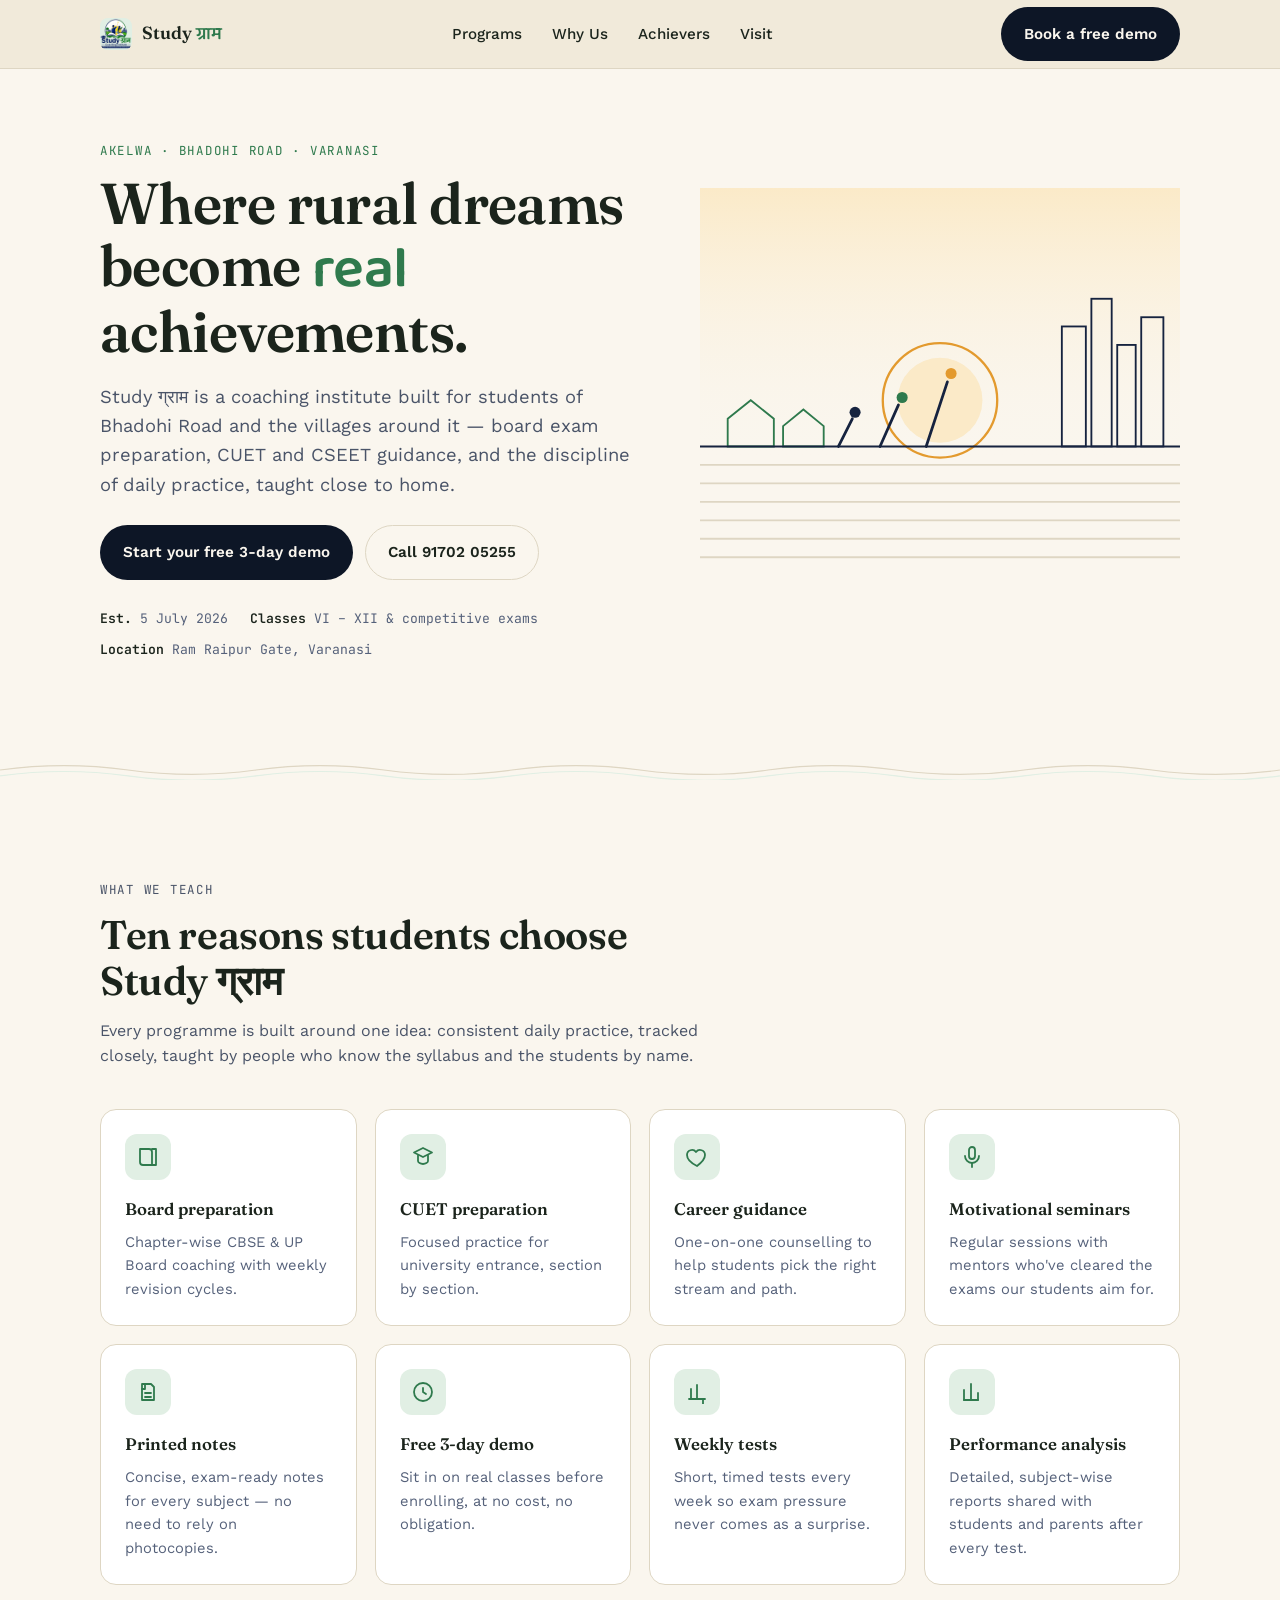
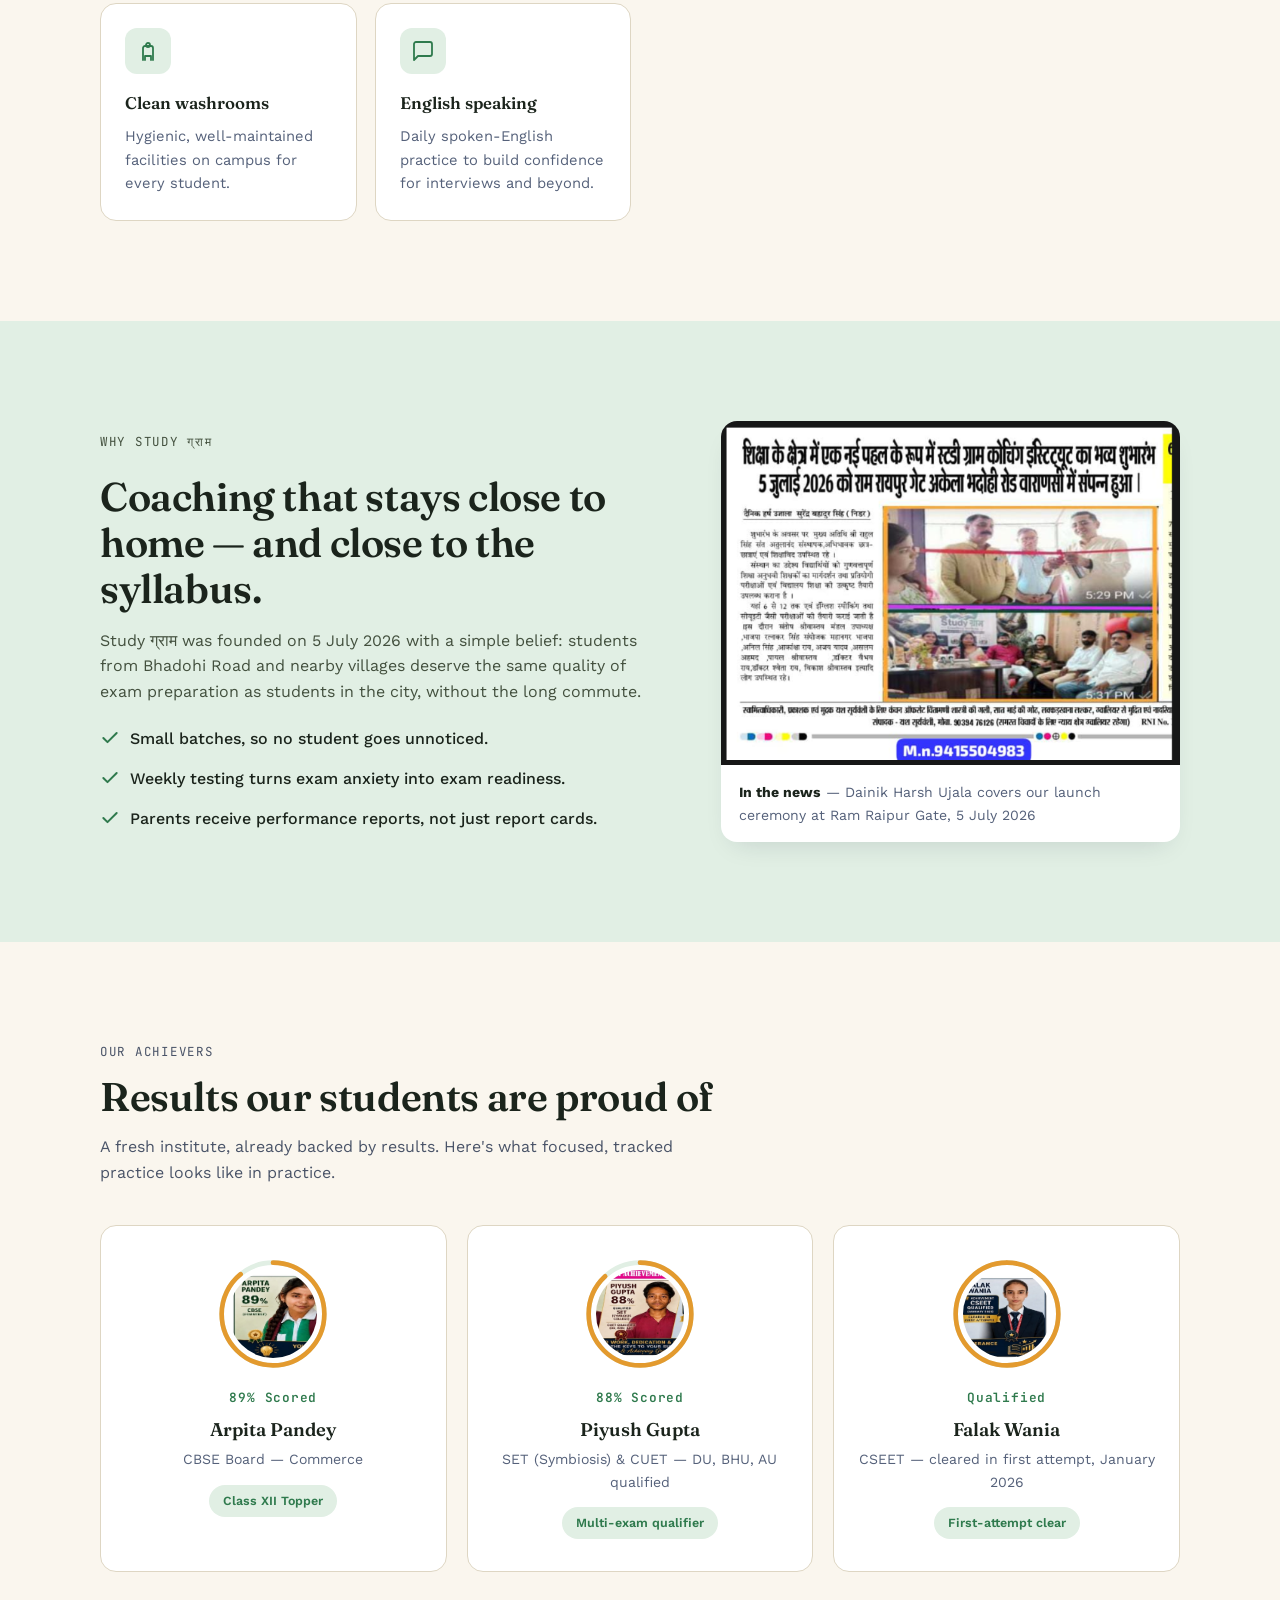
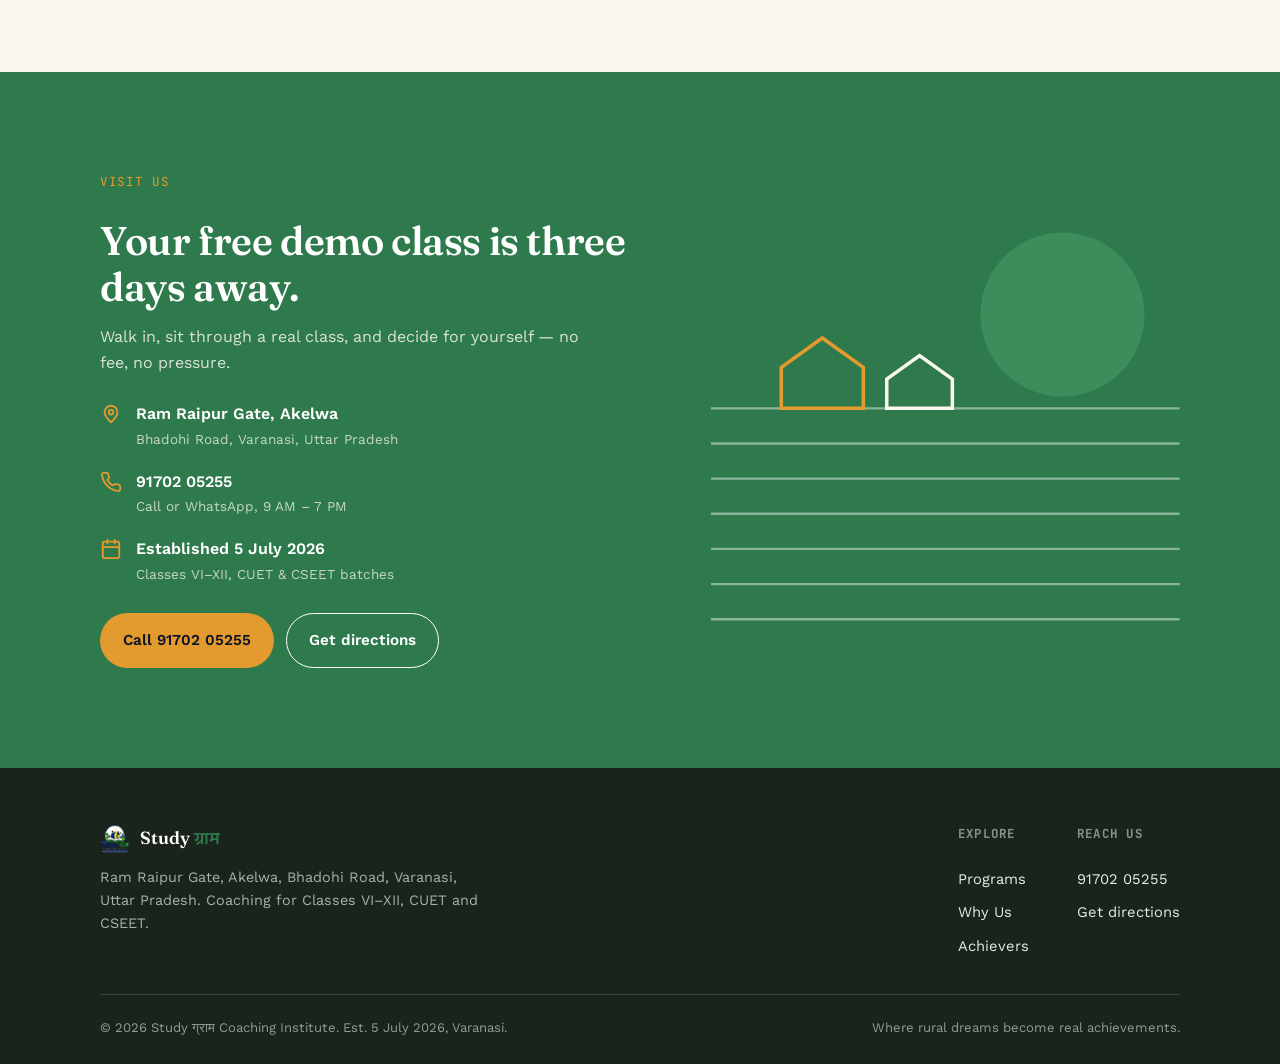
<file: index.html>
<!DOCTYPE html>
<html lang="en-IN">
<head>
<meta charset="UTF-8">
<meta name="viewport" content="width=device-width, initial-scale=1">
<meta name="theme-color" content="#2F7A4D">
<title>Study ग्राम Coaching Institute — Varanasi</title>
<link rel="icon" type="image/png" href="favicon.png">
<meta name="title" content="Study ग्राम Coaching Institute — Bhadohi Road, Varanasi">
<meta name="description" content="Study ग्राम Coaching Institute — board exam, CUET and CSEET preparation in Akelwa, Bhadohi Road, Varanasi. Where rural dreams become real achievements.">

<meta property="og:type" content="website">
<meta property="og:url" content="https://institute-studygram.github.io/landing/">
<meta property="og:title" content="Study ग्राम Coaching Institute — Bhadohi Road, Varanasi">
<meta property="og:description" content="Study ग्राम Coaching Institute — board exam, CUET and CSEET preparation in Akelwa, Bhadohi Road, Varanasi. Where rural dreams become real achievements.">
<meta property="og:image" content="https://institute-studygram.github.io/landing/og-banner.png"> 

<meta property="twitter:card" content="summary_large_image">
<meta property="twitter:url" content="https://institute-studygram.github.io/landing/">
<meta property="twitter:title" content="Study ग्राम Coaching Institute — Bhadohi Road, Varanasi">
<meta property="twitter:description" content="Study ग्राम Coaching Institute — board exam, CUET and CSEET preparation in Akelwa, Bhadohi Road, Varanasi. Where rural dreams become real achievements.">
<meta property="twitter:image" content="https://institute-studygram.github.io/landing/og-banner.png">
<link rel="preconnect" href="https://fonts.googleapis.com">
<link href="https://fonts.googleapis.com/css2?family=Fraunces:opsz,wght@9..144,400..900&family=Baloo+2:wght@600;700&family=Work+Sans:wght@400;500;600;700&family=JetBrains+Mono:wght@500&display=swap" rel="stylesheet">

<link rel="canonical" href="https://institute-studygram.github.io/landing/">

<script type="application/ld+json">
{
  "@context":"https://schema.org",
  "@type":"EducationalOrganization",
  "name":"Study ग्राम Coaching Institute",
  "url":"https://institute-studygram.github.io/landing/",
  "telephone":"+919170205255",
  "address":{
      "@type":"PostalAddress",
      "addressLocality":"Varanasi",
      "addressRegion":"Uttar Pradesh",
      "addressCountry":"IN"
  }
}
</script>
  
<link rel="stylesheet" href="styles.css">
</head>
<body>

<a class="skip-link" href="#top">Skip to content</a>

<header class="nav" id="siteNav">
  <div class="nav-inner">
    <a class="brand" href="#top">
      <img src="favicon.png" alt="Study ग्राम emblem">
      <span class="brand-name">Study <span class="hindi">ग्राम</span></span>
    </a>

    <nav class="links" id="primaryNav">
      <a href="#programs">Programs</a>
      <a href="#why">Why Us</a>
      <a href="#achievers">Achievers</a>
      <a href="#visit">Visit</a>
      <a class="btn btn-primary nav-cta-mobile" href="#visit">Book a free demo</a>
    </nav>

    <div class="nav-cta">
      <a class="btn btn-primary" href="#visit">Book a free demo</a>
    </div>

    <button class="nav-toggle" id="navToggle" aria-expanded="false" aria-controls="primaryNav" aria-label="Open menu">
      <span></span><span></span><span></span>
    </button>
  </div>
</header>

<div class="nav-backdrop" id="navBackdrop"></div>

<main id="top">

  <!-- HERO -->
  <section class="hero">
    <div class="wrap hero-inner">
      <div>
        <p class="eyebrow">Akelwa · Bhadohi Road · Varanasi</p>
        <h1>Where rural dreams<br>become <span class="hindi">real</span> achievements.</h1>
        <p class="lead">Study ग्राम is a coaching institute built for students of Bhadohi Road and the villages around it — board exam preparation, CUET and CSEET guidance, and the discipline of daily practice, taught close to home.</p>
        <div class="hero-ctas">
          <a class="btn btn-primary" href="#visit">Start your free 3-day demo</a>
          <a class="btn btn-ghost" href="tel:+919170205255">Call 91702 05255</a>
        </div>
        <div class="hero-meta">
          <span><strong>Est.</strong> 5 July 2026</span>
          <span><strong>Classes</strong> VI – XII &amp; competitive exams</span>
          <span><strong>Location</strong> Ram Raipur Gate, Varanasi</span>
        </div>
      </div>
      <div class="hero-art reveal">
        <svg viewBox="0 0 520 460" xmlns="http://www.w3.org/2000/svg" aria-hidden="true">
          <defs>
            <linearGradient id="skyfade" x1="0" y1="0" x2="0" y2="1">
              <stop offset="0" stop-color="#FBEAC8"/>
              <stop offset="1" stop-color="#FAF6EE" stop-opacity="0"/>
            </linearGradient>
          </defs>
          <rect x="0" y="0" width="520" height="300" fill="url(#skyfade)"/>
          <!-- sun -->
          <g id="sunGroup">
            <circle cx="260" cy="230" r="62" fill="none" stroke="#E39A2E" stroke-width="2.5"/>
            <circle cx="260" cy="230" r="46" fill="#FBEAC8"/>
          </g>
          <!-- skyline right -->
          <g fill="none" stroke="#16233F" stroke-width="2">
            <rect x="392" y="150" width="26" height="130"/>
            <rect x="424" y="120" width="22" height="160"/>
            <rect x="452" y="170" width="20" height="110"/>
            <rect x="478" y="140" width="24" height="140"/>
          </g>
          <!-- village huts left -->
          <g fill="none" stroke="#2F7A4D" stroke-width="2">
            <path d="M30 280 L30 250 L55 230 L80 250 L80 280 Z"/>
            <path d="M90 280 L90 258 L112 240 L134 258 L134 280 Z"/>
          </g>
          <!-- ground line -->
          <line x1="0" y1="280" x2="520" y2="280" stroke="#16233F" stroke-width="2"/>
          <!-- furrows -->
          <g stroke="#DED6C3" stroke-width="2">
            <line x1="0" y1="300" x2="520" y2="300"/>
            <line x1="0" y1="320" x2="520" y2="320"/>
            <line x1="0" y1="340" x2="520" y2="340"/>
            <line x1="0" y1="360" x2="520" y2="360"/>
            <line x1="0" y1="380" x2="520" y2="380"/>
            <line x1="0" y1="400" x2="520" y2="400"/>
          </g>
          <!-- climbing figures toward sun -->
          <g stroke="#16233F" stroke-width="3" fill="none" stroke-linecap="round">
            <path d="M150 280 L165 250"/>
            <circle cx="168" cy="243" r="6" fill="#16233F" stroke="none"/>
            <path d="M195 280 L215 235"/>
            <circle cx="219" cy="227" r="6" fill="#2F7A4D" stroke="none"/>
            <path d="M245 280 L268 210"/>
            <circle cx="272" cy="201" r="6" fill="#E39A2E" stroke="none"/>
          </g>
        </svg>
      </div>
    </div>
  </section>

  <div class="furrow">
    <svg viewBox="0 0 1200 34" preserveAspectRatio="none" aria-hidden="true">
      <path d="M0 17 Q 60 2, 120 17 T 240 17 T 360 17 T 480 17 T 600 17 T 720 17 T 840 17 T 960 17 T 1080 17 T 1200 17" fill="none" stroke="#DED6C3" stroke-width="2"/>
      <path d="M0 27 Q 60 12, 120 27 T 240 27 T 360 27 T 480 27 T 600 27 T 720 27 T 840 27 T 960 27 T 1080 27 T 1200 27" fill="none" stroke="#E1EFE4" stroke-width="2"/>
    </svg>
  </div>

  <!-- PROGRAMS -->
  <section class="programs" id="programs">
    <div class="wrap">
      <div class="section-head reveal">
        <p class="eyebrow">What we teach</p>
        <h2>Ten reasons students choose Study ग्राम</h2>
        <p>Every programme is built around one idea: consistent daily practice, tracked closely, taught by people who know the syllabus and the students by name.</p>
      </div>
      <div class="grid-10">

        <div class="feat-card reveal">
          <div class="feat-icon"><svg viewBox="0 0 24 24"><path d="M4 4h9a3 3 0 0 1 3 3v13H7a3 3 0 0 1-3-3V4z"/><path d="M16 4h4v16h-4"/></svg></div>
          <h3>Board preparation</h3>
          <p>Chapter-wise CBSE &amp; UP Board coaching with weekly revision cycles.</p>
        </div>

        <div class="feat-card reveal">
          <div class="feat-icon"><svg viewBox="0 0 24 24"><path d="M12 3l9 4.5-9 4.5-9-4.5L12 3z"/><path d="M7 10.5V16c0 1.5 2.5 3 5 3s5-1.5 5-3v-5.5"/></svg></div>
          <h3>CUET preparation</h3>
          <p>Focused practice for university entrance, section by section.</p>
        </div>

        <div class="feat-card reveal">
          <div class="feat-icon"><svg viewBox="0 0 24 24"><path d="M12 21c4-3 8-6.5 8-11a5 5 0 0 0-9-3 5 5 0 0 0-9 3c0 4.5 4 8 10 11z" stroke-linejoin="round"/></svg></div>
          <h3>Career guidance</h3>
          <p>One-on-one counselling to help students pick the right stream and path.</p>
        </div>

        <div class="feat-card reveal">
          <div class="feat-icon"><svg viewBox="0 0 24 24"><path d="M12 2a3 3 0 0 1 3 3v6a3 3 0 1 1-6 0V5a3 3 0 0 1 3-3z"/><path d="M19 11a7 7 0 0 1-14 0"/><path d="M12 18v4"/></svg></div>
          <h3>Motivational seminars</h3>
          <p>Regular sessions with mentors who've cleared the exams our students aim for.</p>
        </div>

        <div class="feat-card reveal">
          <div class="feat-icon"><svg viewBox="0 0 24 24"><path d="M6 4h9l3 3v13H6z"/><path d="M9 4v5H6"/><path d="M9 13h6M9 17h6"/></svg></div>
          <h3>Printed notes</h3>
          <p>Concise, exam-ready notes for every subject — no need to rely on photocopies.</p>
        </div>

        <div class="feat-card reveal">
          <div class="feat-icon"><svg viewBox="0 0 24 24"><path d="M12 8v4l3 2"/><circle cx="12" cy="12" r="9"/></svg></div>
          <h3>Free 3-day demo</h3>
          <p>Sit in on real classes before enrolling, at no cost, no obligation.</p>
        </div>

        <div class="feat-card reveal">
          <div class="feat-icon"><svg viewBox="0 0 24 24"><path d="M4 19h16"/><path d="M6 19V9M12 19V5M18 19v7"/></svg></div>
          <h3>Weekly tests</h3>
          <p>Short, timed tests every week so exam pressure never comes as a surprise.</p>
        </div>

        <div class="feat-card reveal">
          <div class="feat-icon"><svg viewBox="0 0 24 24"><path d="M4 20V10M11 20V4M18 20v-7"/><path d="M4 20h14"/></svg></div>
          <h3>Performance analysis</h3>
          <p>Detailed, subject-wise reports shared with students and parents after every test.</p>
        </div>

        <div class="feat-card reveal">
          <div class="feat-icon"><svg viewBox="0 0 24 24"><path d="M7 21V9a2 2 0 0 1 2-2h6a2 2 0 0 1 2 2v12"/><path d="M9 21v-4h6v4"/><circle cx="12" cy="6" r="2"/></svg></div>
          <h3>Clean washrooms</h3>
          <p>Hygienic, well-maintained facilities on campus for every student.</p>
        </div>

        <div class="feat-card reveal">
          <div class="feat-icon"><svg viewBox="0 0 24 24"><path d="M21 15a2 2 0 0 1-2 2H7l-4 4V5a2 2 0 0 1 2-2h14a2 2 0 0 1 2 2z"/></svg></div>
          <h3>English speaking</h3>
          <p>Daily spoken-English practice to build confidence for interviews and beyond.</p>
        </div>

      </div>
    </div>
  </section>

  <!-- WHY / PRESS -->
  <section class="why" id="why">
    <div class="wrap why-inner">
      <div class="why-copy reveal">
        <p class="eyebrow">Why Study ग्राम</p>
        <h2>Coaching that stays close to home — and close to the syllabus.</h2>
        <p>Study ग्राम was founded on 5 July 2026 with a simple belief: students from Bhadohi Road and nearby villages deserve the same quality of exam preparation as students in the city, without the long commute.</p>
        <ul class="why-list">
          <li><svg viewBox="0 0 24 24"><path d="M20 6L9 17l-5-5"/></svg> Small batches, so no student goes unnoticed.</li>
          <li><svg viewBox="0 0 24 24"><path d="M20 6L9 17l-5-5"/></svg> Weekly testing turns exam anxiety into exam readiness.</li>
          <li><svg viewBox="0 0 24 24"><path d="M20 6L9 17l-5-5"/></svg> Parents receive performance reports, not just report cards.</li>
        </ul>
      </div>
      <div class="press-card reveal">
        <img src="press-clipping.png" alt="Newspaper coverage of Study ग्राम's launch, Dainik Harsh Ujala, 5 July 2026">
        <div class="cap"><b>In the news</b> — Dainik Harsh Ujala covers our launch ceremony at Ram Raipur Gate, 5 July 2026</div>
      </div>
    </div>
  </section>

  <!-- ACHIEVERS -->
  <section class="achievers" id="achievers">
    <div class="wrap">
      <div class="section-head reveal">
        <p class="eyebrow">Our achievers</p>
        <h2>Results our students are proud of</h2>
        <p>A fresh institute, already backed by results. Here's what focused, tracked practice looks like in practice.</p>
      </div>
      <div class="ach-grid">

        <div class="ach-card reveal">
          <div class="ach-photo-wrap">
            <svg viewBox="0 0 144 144"><circle class="track" cx="72" cy="72" r="66" fill="none" stroke-width="6"/><circle class="val" cx="72" cy="72" r="66" fill="none" stroke-width="6" stroke-dasharray="414.7" stroke-dashoffset="45.6"/></svg>
            <img class="ach-photo" src="arpita.jpg" alt="Arpita Pandey">
          </div>
          <div class="ach-score">89% Scored</div>
          <h3>Arpita Pandey</h3>
          <p class="ach-exam">CBSE Board — Commerce</p>
          <span class="ach-badge">Class XII Topper</span>
        </div>

        <div class="ach-card reveal">
          <div class="ach-photo-wrap">
            <svg viewBox="0 0 144 144"><circle class="track" cx="72" cy="72" r="66" fill="none" stroke-width="6"/><circle class="val" cx="72" cy="72" r="66" fill="none" stroke-width="6" stroke-dasharray="414.7" stroke-dashoffset="49.8"/></svg>
            <img class="ach-photo" src="piyush.jpg" alt="Piyush Gupta">
          </div>
          <div class="ach-score">88% Scored</div>
          <h3>Piyush Gupta</h3>
          <p class="ach-exam">SET (Symbiosis) &amp; CUET — DU, BHU, AU qualified</p>
          <span class="ach-badge">Multi-exam qualifier</span>
        </div>

        <div class="ach-card reveal">
          <div class="ach-photo-wrap">
            <svg viewBox="0 0 144 144"><circle class="track" cx="72" cy="72" r="66" fill="none" stroke-width="6"/><circle class="val" cx="72" cy="72" r="66" fill="none" stroke-width="6" stroke-dasharray="414.7" stroke-dashoffset="1"/></svg>
            <img class="ach-photo" src="falak.jpg" alt="Falak Wania">
          </div>
          <div class="ach-score">Qualified</div>
          <h3>Falak Wania</h3>
          <p class="ach-exam">CSEET — cleared in first attempt, January 2026</p>
          <span class="ach-badge">First-attempt clear</span>
        </div>

      </div>
    </div>
  </section>

  <!-- VISIT -->
  <section class="visit" id="visit">
    <div class="wrap">
      <div class="visit-inner reveal">
        <div class="visit-copy">
          <p class="eyebrow" style="color:#E39A2E;">Visit us</p>
          <h2>Your free demo class is three days away.</h2>
          <p>Walk in, sit through a real class, and decide for yourself — no fee, no pressure.</p>
          <ul class="visit-facts">
            <li>
              <svg viewBox="0 0 24 24"><path d="M12 21s7-6.5 7-11a7 7 0 1 0-14 0c0 4.5 7 11 7 11z"/><circle cx="12" cy="10" r="2.5"/></svg>
              <span><b>Ram Raipur Gate, Akelwa</b><span class="sub">Bhadohi Road, Varanasi, Uttar Pradesh</span></span>
            </li>
            <li>
              <svg viewBox="0 0 24 24"><path d="M22 16.9v3a2 2 0 0 1-2.2 2 19.8 19.8 0 0 1-8.6-3.1 19.5 19.5 0 0 1-6-6 19.8 19.8 0 0 1-3.1-8.6A2 2 0 0 1 4.1 2h3a2 2 0 0 1 2 1.7c.1.9.3 1.8.6 2.7a2 2 0 0 1-.5 2.1L8 9.9a16 16 0 0 0 6 6l1.4-1.2a2 2 0 0 1 2.1-.5c.9.3 1.8.5 2.7.6a2 2 0 0 1 1.7 2z"/></svg>
              <span><b>91702 05255</b><span class="sub">Call or WhatsApp, 9 AM – 7 PM</span></span>
            </li>
            <li>
              <svg viewBox="0 0 24 24"><rect x="3" y="4" width="18" height="18" rx="2"/><path d="M3 10h18M8 2v4M16 2v4"/></svg>
              <span><b>Established 5 July 2026</b><span class="sub">Classes VI–XII, CUET &amp; CSEET batches</span></span>
            </li>
          </ul>
          <div class="visit-ctas">
            <a class="btn btn-gold" href="tel:+919170205255">Call 91702 05255</a>
            <a class="btn btn-ghost" style="border-color:#fff;color:#fff;" href="https://maps.app.goo.gl/sBZ2xWMsyuwXspMn7" target="_blank" rel="noopener">Get directions</a>
          </div>
        </div>
        <div class="visit-art">
          <svg viewBox="0 0 400 420" preserveAspectRatio="xMidYMid slice" xmlns="http://www.w3.org/2000/svg" aria-hidden="true">
            <rect width="400" height="420" fill="#2F7A4D"/>
            <circle cx="300" cy="120" r="70" fill="#3D8D5C"/>
            <g stroke="#E1EFE4" stroke-width="2" opacity=".5">
              <line x1="0" y1="200" x2="400" y2="200"/>
              <line x1="0" y1="230" x2="400" y2="230"/>
              <line x1="0" y1="260" x2="400" y2="260"/>
              <line x1="0" y1="290" x2="400" y2="290"/>
              <line x1="0" y1="320" x2="400" y2="320"/>
              <line x1="0" y1="350" x2="400" y2="350"/>
              <line x1="0" y1="380" x2="400" y2="380"/>
            </g>
            <path d="M60 200 L60 165 L95 140 L130 165 L130 200 Z" fill="none" stroke="#E39A2E" stroke-width="3"/>
            <path d="M150 200 L150 175 L178 155 L206 175 L206 200 Z" fill="none" stroke="#FAF6EE" stroke-width="3"/>
          </svg>
        </div>
      </div>
    </div>
  </section>

</main>

<footer>
  <div class="wrap">
    <div class="foot-inner">
      <div>
        <div class="foot-brand">
          <img src="favicon.png" alt="Study ग्राम emblem">
          <span>Study <span class="hindi" style="color:var(--green);">ग्राम</span></span>
        </div>
        <p class="foot-addr">Ram Raipur Gate, Akelwa, Bhadohi Road, Varanasi, Uttar Pradesh. Coaching for Classes VI–XII, CUET and CSEET.</p>
      </div>
      <div class="foot-links">
        <div class="foot-col">
          <h4>Explore</h4>
          <a href="#programs">Programs</a>
          <a href="#why">Why Us</a>
          <a href="#achievers">Achievers</a>
        </div>
        <div class="foot-col">
          <h4>Reach us</h4>
          <a href="tel:+919170205255">91702 05255</a>
          <a href="https://maps.app.goo.gl/sBZ2xWMsyuwXspMn7" target="_blank" rel="noopener">Get directions</a>
        </div>
      </div>
    </div>
    <div class="foot-bottom">
      <span>© 2026 Study ग्राम Coaching Institute. Est. 5 July 2026, Varanasi.</span>
      <span>Where rural dreams become real achievements.</span>
    </div>
  </div>
</footer>

<script src="script.js"></script>

</body>
</html>
</file>
<file: styles.css>
/* =========================================================
   Study ग्राम — mobile-first stylesheet
   Palette + type pulled from the brand marks already baked
   into the page (hero/visit SVGs, linked Google Fonts).
   ========================================================= */

:root{
  --cream:  #FAF6EE;
  --peach:  #FBEAC8;
  --tan:    #DED6C3;
  --mist:   #E1EFE4;
  --white:  #FFFFFF;
  --paper:#FAF6EE;
  --paper-dim:#F1EADA;
  --ink:#1B241C;
  --ink-soft:#4B5449;
  --navy:#16233F;
  --navy-deep:#0D1626;
  --green:#2F7A4D;
  --green-light:#64b876;
  --gold:#E39A2E;
  --gold-light:#FBEAC8;
  --line:#E1D8C3;
  --radius:14px;
  --maxw:1180px;


  --font-display: 'Fraunces', ui-serif, Georgia, serif;
  --font-hindi:   'Baloo 2', ui-sans-serif, system-ui, sans-serif;
  --font-body:    'Work Sans', ui-sans-serif, system-ui, -apple-system, sans-serif;
  --font-mono:    'JetBrains Mono', ui-monospace, SFMono-Regular, Menlo, monospace;

  --space-section: clamp(48px, 9vw, 100px);
  --radius: 16px;
  --shadow-soft: 0 12px 28px -14px rgba(22,35,63,.18);
  --nav-h: 68px;
}

/* ---------- Reset ---------- */
*, *::before, *::after{ box-sizing: border-box; }
html{ scroll-behavior: smooth; -webkit-text-size-adjust: 100%; }
body{
  margin:0;
  background: var(--paper);
  color: var(--ink);
  font-family: var(--font-body);
  font-size: 16px;
  line-height: 1.6;
  -webkit-font-smoothing: antialiased;
}
img{ max-width:100%; display:block; }
svg{ display:block; }
a{ color: inherit; }
ul{ margin:0; padding:0; list-style:none; }
h1,h2,h3,h4,p{ margin:0; color:var(--navy-deep);}
button{ font: inherit; }

@media (prefers-reduced-motion: reduce){
  html{ scroll-behavior:auto; }
  *, *::before, *::after{
    animation-duration: 0.001ms !important;
    animation-iteration-count: 1 !important;
    transition-duration: 0.001ms !important;
    scroll-behavior: auto !important;
  }
}

:focus-visible{
  outline: 2.5px solid var(--green);
  outline-offset: 3px;
  border-radius: 4px;
}

.skip-link{
  position:absolute; left:12px; top:-60px;
  background: var(--ink); color: var(--cream);
  padding:10px 16px; border-radius:8px; z-index:200;
  font-family: var(--font-mono); font-size:.85rem;
  transition: top .2s ease;
}
.skip-link:focus{ top:12px; }

.wrap{
  width:100%;
  max-width: 1120px;
  margin: 0 auto;
  padding: 0 20px;
}

.hindi{ font-family: var(--font-hindi); color: var(--green); }

/* ---------- Typography ---------- */
h1{
  font-family: var(--font-display);
  font-size: clamp(2rem, 6vw + 0.5rem, 3.6rem);
  font-weight: 600;
  line-height: 1.08;
  letter-spacing: -0.01em;
  color: var(--ink);
}
h2{
  font-family: var(--font-display);
  font-size: clamp(1.6rem, 3.2vw + 0.6rem, 2.5rem);
  font-weight: 600;
  line-height: 1.15;
  letter-spacing: -0.01em;
  color: var(--ink);
}
h3{
  font-family: var(--font-display);
  font-size: 1.15rem;
  font-weight: 600;
  color: var(--ink);
}
.lead{
  font-size: clamp(1rem, 0.6vw + 0.9rem, 1.15rem);
  color: #4A5468;
  max-width: 52ch;
}
.eyebrow{
  font-family: var(--font-mono);
  font-size: .78rem;
  text-transform: uppercase;
  letter-spacing: .14em;
  color: var(--green);
  margin: 0 0 12px;
}

/* ---------- Buttons ---------- */
.btn{
  display: inline-flex;
  align-items: center;
  justify-content: center;
  gap: 8px;
  padding: 14px 22px;
  border-radius: 999px;
  font-weight: 600;
  font-size: .95rem;
  text-decoration: none;
  border: 1.5px solid transparent;
  transition: transform .15s ease, box-shadow .15s ease, background-color .15s ease, opacity .15s ease;
  cursor:pointer;
  white-space: nowrap;
}
.btn:active{ transform: translateY(1px); }
 .btn-primary{background:var(--navy-deep);color:var(--paper);}

.btn-primary:hover{transform:translateY(-2px);box-shadow:0 10px 22px -8px rgba(13,22,38,.45);}
.btn-ghost{
  background: transparent;
  color: var(--ink);
  border-color: var(--tan);
}
 .btn-ghost:hover{background:var(--navy-deep);color:var(--paper);}
 .btn-gold{background:var(--gold);color:var(--navy-deep);}
 .btn-gold:hover{transform:translateY(-2px);box-shadow:0 10px 22px -8px rgba(227,154,46,.55);}

/* ---------- Nav ---------- */
.nav{
  position: sticky;
  top: 0;
  z-index: 60;
  background: var(--paper-dim);

  backdrop-filter: blur(10px);
  -webkit-backdrop-filter: blur(10px);
  border-bottom: 1px solid var(--tan);
}
.nav-inner{
  max-width: 1120px;
  margin: 0 auto;
  padding: 0 20px;
  min-height: var(--nav-h);
  display: flex;
  align-items: center;
  justify-content: space-between;
  gap: 14px;
  position: relative;
}
.brand{
  display: flex;
  align-items: center;
  gap: 10px;
  text-decoration: none;
  flex-shrink: 0;
}
.brand img{
  width: 32px; height: 32px;
  border-radius: 8px;
  object-fit: cover;
  background: var(--mist);
}
.brand-name{
  font-family: var(--font-display);
  font-weight: 600;
  font-size: 1.1rem;
  color: var(--ink);
}

/* Mobile dropdown panel */
.links{
  position: absolute;
  top: 100%;
  left: 0;
  right: 0;
  background: var(--paper-dim);
  border-bottom: 1px solid var(--tan);
  box-shadow: var(--shadow-soft);
  display: flex;
  flex-direction: column;
  gap: 2px;
  padding: 0 10px;
  max-height: 0;
  opacity: 0;
  overflow: hidden;
  transition: max-height .35s ease, opacity .25s ease, padding .35s ease;
}
.links.is-open{
  max-height: 420px;
  opacity: 1;
  padding: 10px 20px 22px;
}
.links a{
  padding: 13px 4px;
  text-decoration: none;
  font-weight: 500;
  color: var(--ink);
  border-bottom: 1px solid rgba(224, 228, 235, 0.07);
}
.links a:last-of-type{ border-bottom: 0; }
.nav-cta-mobile.btn{
  margin-top: 12px;
  width: 100%;
  background: var(--gold);
}
.nav-cta{ display: none; }

.nav-toggle{
  display: inline-flex;
  flex-direction: column;
  justify-content: center;
  align-items: center;
  gap: 5px;
  width: 42px; height: 42px;
  border-radius: 10px;
  border: 1.5px solid var(--tan);
  background: var(--white);
  flex-shrink: 0;
}
.nav-toggle span{
  display: block;
  width: 18px; height: 2px;
  background: var(--ink);
  border-radius: 2px;
  transition: transform .25s ease, opacity .25s ease;
}
.nav-toggle[aria-expanded="true"] span:nth-child(1){ transform: translateY(7px) rotate(45deg); }
.nav-toggle[aria-expanded="true"] span:nth-child(2){ opacity: 0; }
.nav-toggle[aria-expanded="true"] span:nth-child(3){ transform: translateY(-7px) rotate(-45deg); }

.nav-backdrop{
  position: fixed;
  inset: var(--nav-h) 0 0 0;
  background: rgba(22,35,63,.28);
  z-index: 55;
  opacity: 0;
  pointer-events: none;
  transition: opacity .25s ease;
}
.nav-backdrop.is-visible{ opacity: 1; pointer-events: auto; }

@media (min-width: 800px){
  .links{
    position: static;
    flex-direction: row;
    align-items: center;
    gap: 30px;
    max-height: none;
    opacity: 1;
    overflow: visible;
    padding: 0;
    border: 0;
    box-shadow: none;
    background: transparent;
  }
  .links a{ padding: 4px 0; border-bottom: 0; font-size: .95rem; }
  .nav-cta-mobile{ display: none; }
  .nav-cta{ display: flex; flex-shrink: 0; }
  .nav-toggle{ display: none; }
  .nav-backdrop{ display: none; }
}

/* ---------- Hero ---------- */
.hero{ padding: 44px 0 var(--space-section); }
.hero-inner{
  display: flex;
  flex-direction: column;
  gap: 36px;
}
.hero h1{ margin: 0 0 18px; }
.hero .lead{ margin-bottom: 26px; }
.hero-ctas{
  display: flex;
  flex-wrap: wrap;
  gap: 12px;
  margin-bottom: 28px;
}
.hero-meta{
  display: flex;
  flex-wrap: wrap;
  gap: 10px 22px;
  font-family: var(--font-mono);
  font-size: .82rem;
  color: #55617A;
}
.hero-meta strong{ color: var(--ink); font-weight: 600; }
.hero-art{
  width: 100%;
  max-width: 420px;
  margin: 0 auto;
}
.hero-art svg{ width: 100%; height: auto; }

@media (min-width: 800px){
  .hero{ padding: 72px 0 var(--space-section); }
  .hero-inner{
    flex-direction: row;
    align-items: center;
    gap: 48px;
  }
  .hero-inner > div:first-child{ flex: 1.05; }
  .hero-art{ flex: .95; max-width: 480px; margin: 0; }
}

/* ---------- Furrow divider ---------- */
.furrow{ line-height: 0; }
.furrow svg{ width: 100%; height: 20px; display: block; }

/* ---------- Section head ---------- */
.section-head{
  max-width: 640px;
  margin: 0 0 40px;
}
.section-head h2{ margin: 0 0 14px; }
.section-head p{ color: #4A5468; }

/* ---------- Programs ---------- */
.programs{ padding: var(--space-section) 0; }
.grid-10{
  display: grid;
  grid-template-columns: repeat(auto-fill, minmax(240px, 1fr));
  gap: 18px;
}
.feat-card{
  background: var(--white);
  border: 1px solid var(--tan);
  border-radius: var(--radius);
  padding: 24px;
  transition: transform .2s ease, box-shadow .2s ease;
}
.feat-card:hover{
  transform: translateY(-3px);
  box-shadow: var(--shadow-soft);
}
.feat-icon{
  width: 46px; height: 46px;
  border-radius: 12px;
  background: var(--mist);
  display: flex;
  align-items: center;
  justify-content: center;
  margin-bottom: 16px;
}
.feat-icon svg{
  width: 24px; height: 24px;
  fill: none;
  stroke: var(--green);
  stroke-width: 1.8;
  stroke-linecap: round;
  stroke-linejoin: round;
}
.feat-card h3{ margin-bottom: 8px; font-size: 1.05rem; }
.feat-card p{ color: #55617A; font-size: .92rem; }

/* ---------- Why / Press ---------- */
.why{ padding: var(--space-section) 0; background: var(--mist); }
.why-inner{
  display: flex;
  flex-direction: column;
  gap: 40px;
}
.why-copy h2{ margin: 0 0 16px; }
.why-copy > p{ color: #43503E; margin-bottom: 22px; max-width: 56ch; }
.why-list{ display: flex; flex-direction: column; gap: 14px; }
.why-list li{
  display: flex;
  align-items: flex-start;
  gap: 10px;
  font-weight: 500;
  color: var(--ink);
}
.why-list svg{
  width: 20px; height: 20px;
  flex-shrink: 0;
  margin-top: 2px;
  fill: none;
  stroke: var(--green);
  stroke-width: 2.4;
  stroke-linecap: round;
  stroke-linejoin: round;
}
.press-card{
  background: var(--white);
  border-radius: var(--radius);
  overflow: hidden;
  box-shadow: var(--shadow-soft);
}
.press-card img{
  width: 100%;
  aspect-ratio: 4/3;
  object-fit: cover;
  background: var(--tan);
}
.press-card .cap{
  padding: 16px 18px;
  font-size: .88rem;
  color: #55617A;
}
.press-card .cap b{ color: var(--ink); }

@media (min-width: 800px){
  .why-inner{
    flex-direction: row;
    align-items: center;
    gap: 60px;
  }
  .why-copy{ flex: 1.1; }
  .press-card{ flex: .9; }
}

/* ---------- Achievers ---------- */
.achievers{ padding: var(--space-section) 0; }
.ach-grid{
  display: grid;
  grid-template-columns: repeat(auto-fit, minmax(260px, 1fr));
  gap: 20px;
}
.ach-card{
  background: var(--white);
  border: 1px solid var(--tan);
  border-radius: var(--radius);
  padding: 32px 24px;
  text-align: center;
}
.ach-photo-wrap{
  position: relative;
  width: 112px; height: 112px;
  margin: 0 auto 18px;
}
.ach-photo-wrap svg{
  position: absolute; inset: 0;
  width: 100%; height: 100%;
  transform: rotate(-90deg);
}
.ach-photo-wrap .track{ stroke: var(--mist); }
.ach-photo-wrap .val{
  stroke: var(--gold);
  stroke-linecap: round;
  transition: stroke-dashoffset 1.1s cubic-bezier(.4,0,.2,1);
}
.ach-photo{
  position: absolute;
  inset: 12px;
  width: calc(100% - 24px);
  height: calc(100% - 24px);
  border-radius: 50%;
  object-fit: cover;
  background: var(--mist);
}
.ach-score{
  font-family: var(--font-mono);
  font-size: .8rem;
  letter-spacing: .06em;
  color: var(--green);
  font-weight: 600;
  margin-bottom: 6px;
}
.ach-card h3{ margin-bottom: 4px; }
.ach-exam{ color: #55617A; font-size: .88rem; margin-bottom: 14px; }
.ach-badge{
  display: inline-block;
  background: var(--mist);
  color: var(--green);
  font-size: .78rem;
  font-weight: 600;
  padding: 6px 14px;
  border-radius: 999px;
}

/* ---------- Visit ---------- */
.visit{ padding: var(--space-section) 0; background: var(--green); color: var(--cream); }
.visit-inner{
  display: flex;
  flex-direction: column;
  gap: 36px;
}
.visit h2{ color: var(--white); margin: 0 0 14px; }
.visit-copy > p{ color: rgba(250,246,238,.85); margin-bottom: 26px; max-width: 50ch; }
.visit-facts{
  display: flex;
  flex-direction: column;
  gap: 18px;
  margin-bottom: 28px;
}
.visit-facts li{
  display: flex;
  align-items: flex-start;
  gap: 14px;
}
.visit-facts svg{
  width: 22px; height: 22px;
  flex-shrink: 0;
  margin-top: 2px;
  fill: none;
  stroke: var(--gold);
  stroke-width: 2;
  stroke-linecap: round;
  stroke-linejoin: round;
}
.visit-facts b{ display: block; font-weight: 600; color: var(--white); }
.visit-facts .sub{ display: block; font-size: .85rem; color: rgba(250,246,238,.75); margin-top: 2px; }
.visit-ctas{ display: flex; flex-wrap: wrap; gap: 12px; }
.visit-art{
  border-radius: var(--radius);
  overflow: hidden;
  max-height: 260px;
}
.visit-art svg{ width: 100%; height: 100%; }

@media (min-width: 800px){
  .visit-inner{
    flex-direction: row;
    align-items: center;
    gap: 60px;
  }
  .visit-copy{ flex: 1; }
  .visit-art{ flex: .85; max-height: none; border-radius: 20px; }
}

/* ---------- Footer ---------- */
footer{ background: var(--ink); color: var(--mist); padding: 56px 0 26px; }
.foot-inner{
  display: flex;
  flex-direction: column;
  gap: 36px;
  padding-bottom: 36px;
  border-bottom: 1px solid rgba(225,239,228,.15);
}
.foot-brand{
  display: flex;
  align-items: center;
  gap: 10px;
  font-family: var(--font-display);
  font-weight: 600;
  font-size: 1.1rem;
  color: var(--white);
  margin-bottom: 12px;
}
.foot-brand img{ width: 30px; height: 30px; border-radius: 8px; }
.foot-addr{ color: rgba(225,239,228,.7); font-size: .9rem; max-width: 42ch; }
.foot-links{
  display: flex;
  gap: 48px;
  flex-wrap: wrap;
}
.foot-col h4{
  font-family: var(--font-mono);
  font-size: .78rem;
  text-transform: uppercase;
  letter-spacing: .1em;
  color: rgba(225,239,228,.55);
  margin-bottom: 14px;
}
.foot-col{ display: flex; flex-direction: column; gap: 10px; }
.foot-col a{ text-decoration: none; color: var(--mist); font-size: .92rem; }
.foot-col a:hover{ color: var(--gold); }
.foot-bottom{
  padding-top: 22px;
  display: flex;
  flex-direction: column;
  gap: 8px;
  font-size: .82rem;
  color: rgba(225,239,228,.6);
}

@media (min-width: 800px){
  .foot-inner{ flex-direction: row; justify-content: space-between; gap: 24px; }
  .foot-bottom{ flex-direction: row; justify-content: space-between; }
}

/* ---------- Reveal-on-scroll ---------- */
.reveal{
  opacity: 0;
  transform: translateY(18px);
  transition: opacity .6s ease, transform .6s ease;
}
.reveal.is-visible{
  opacity: 1;
  transform: translateY(0);
}
@media (prefers-reduced-motion: reduce){
  .reveal{ opacity: 1; transform: none; }
}
</file>
